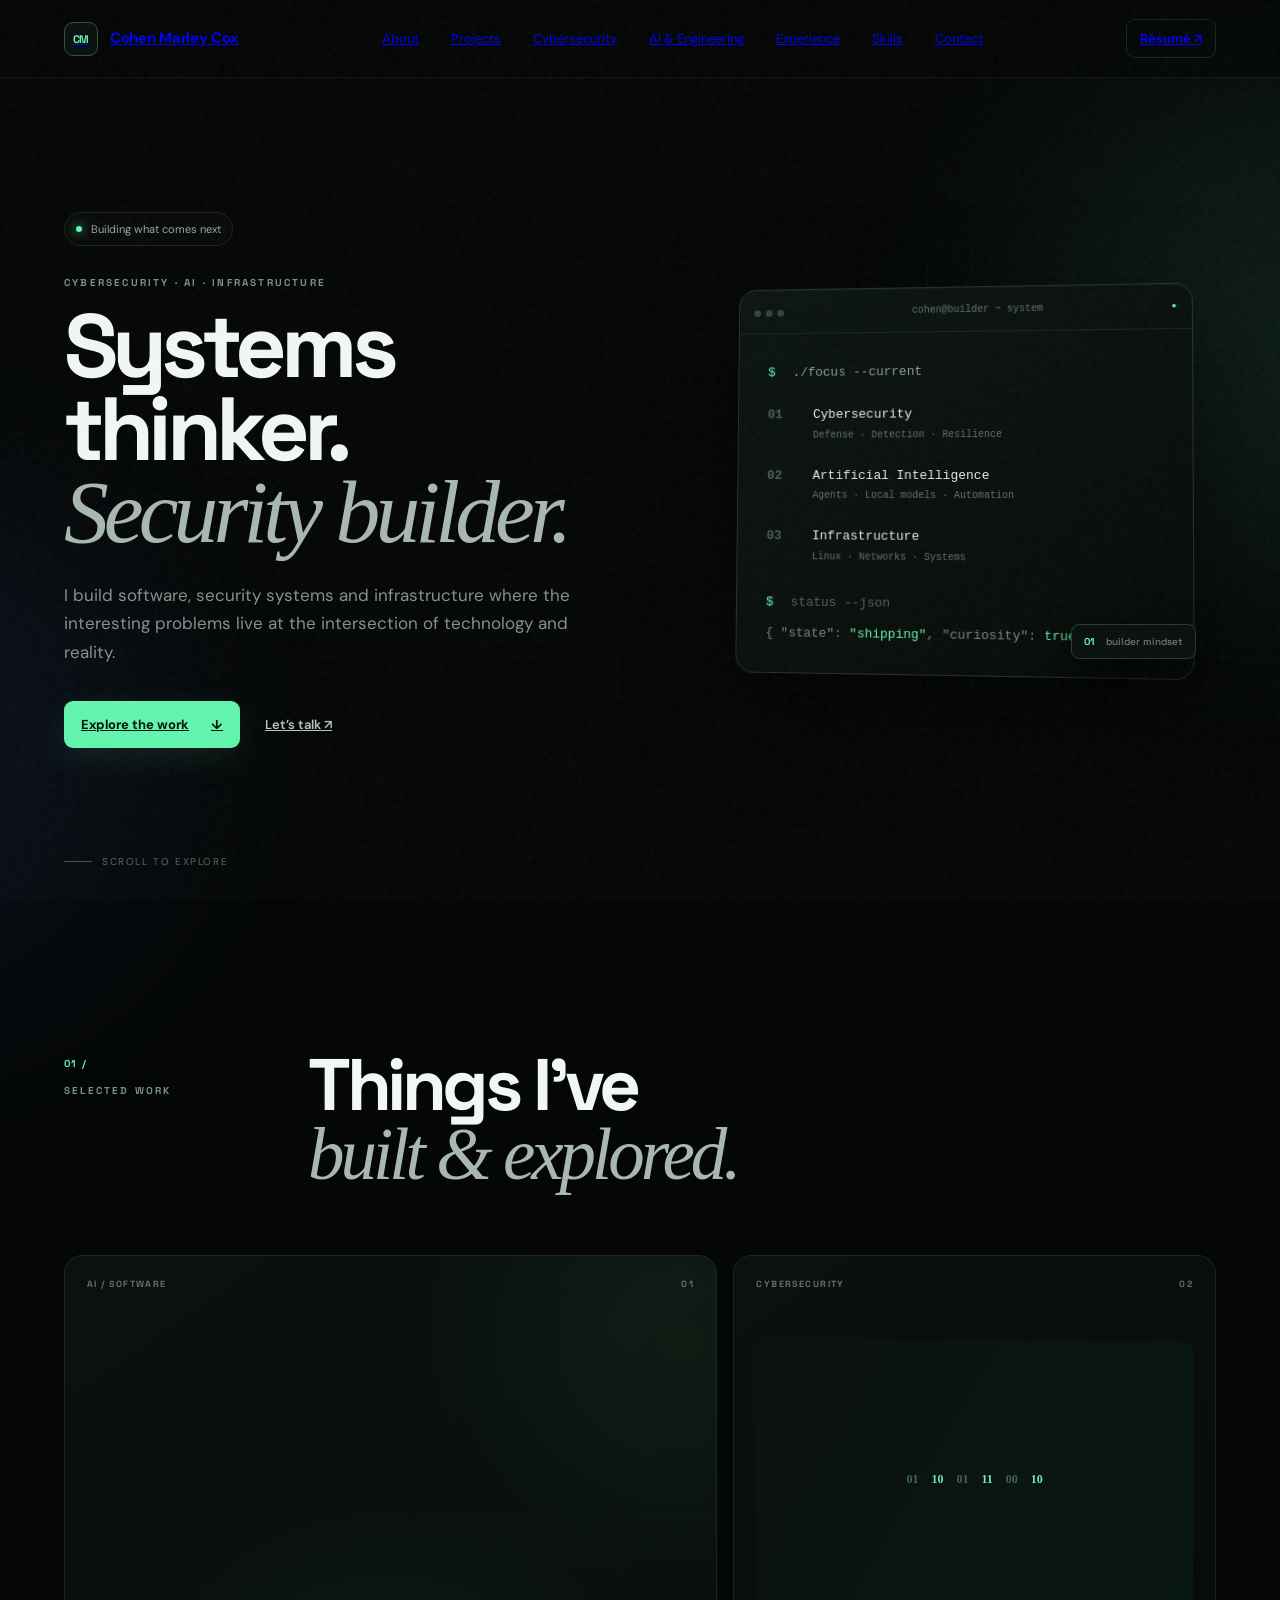
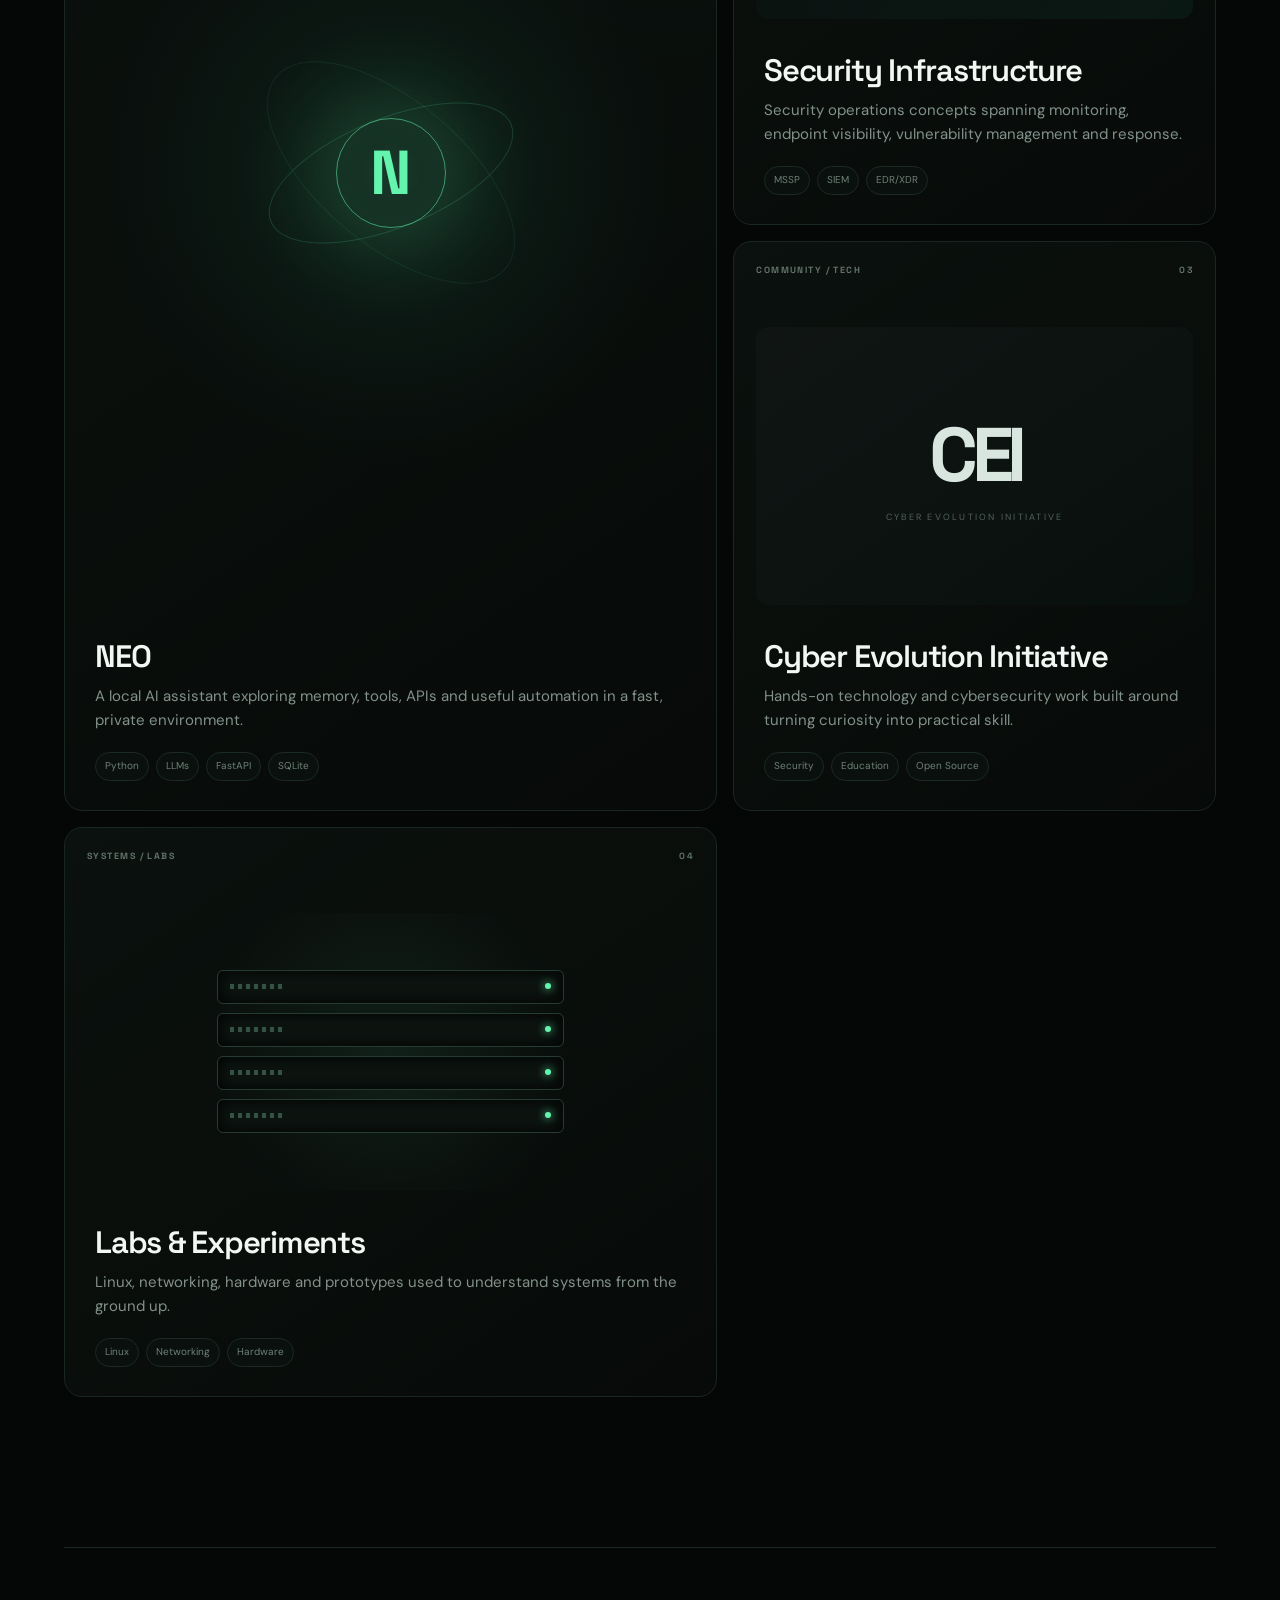
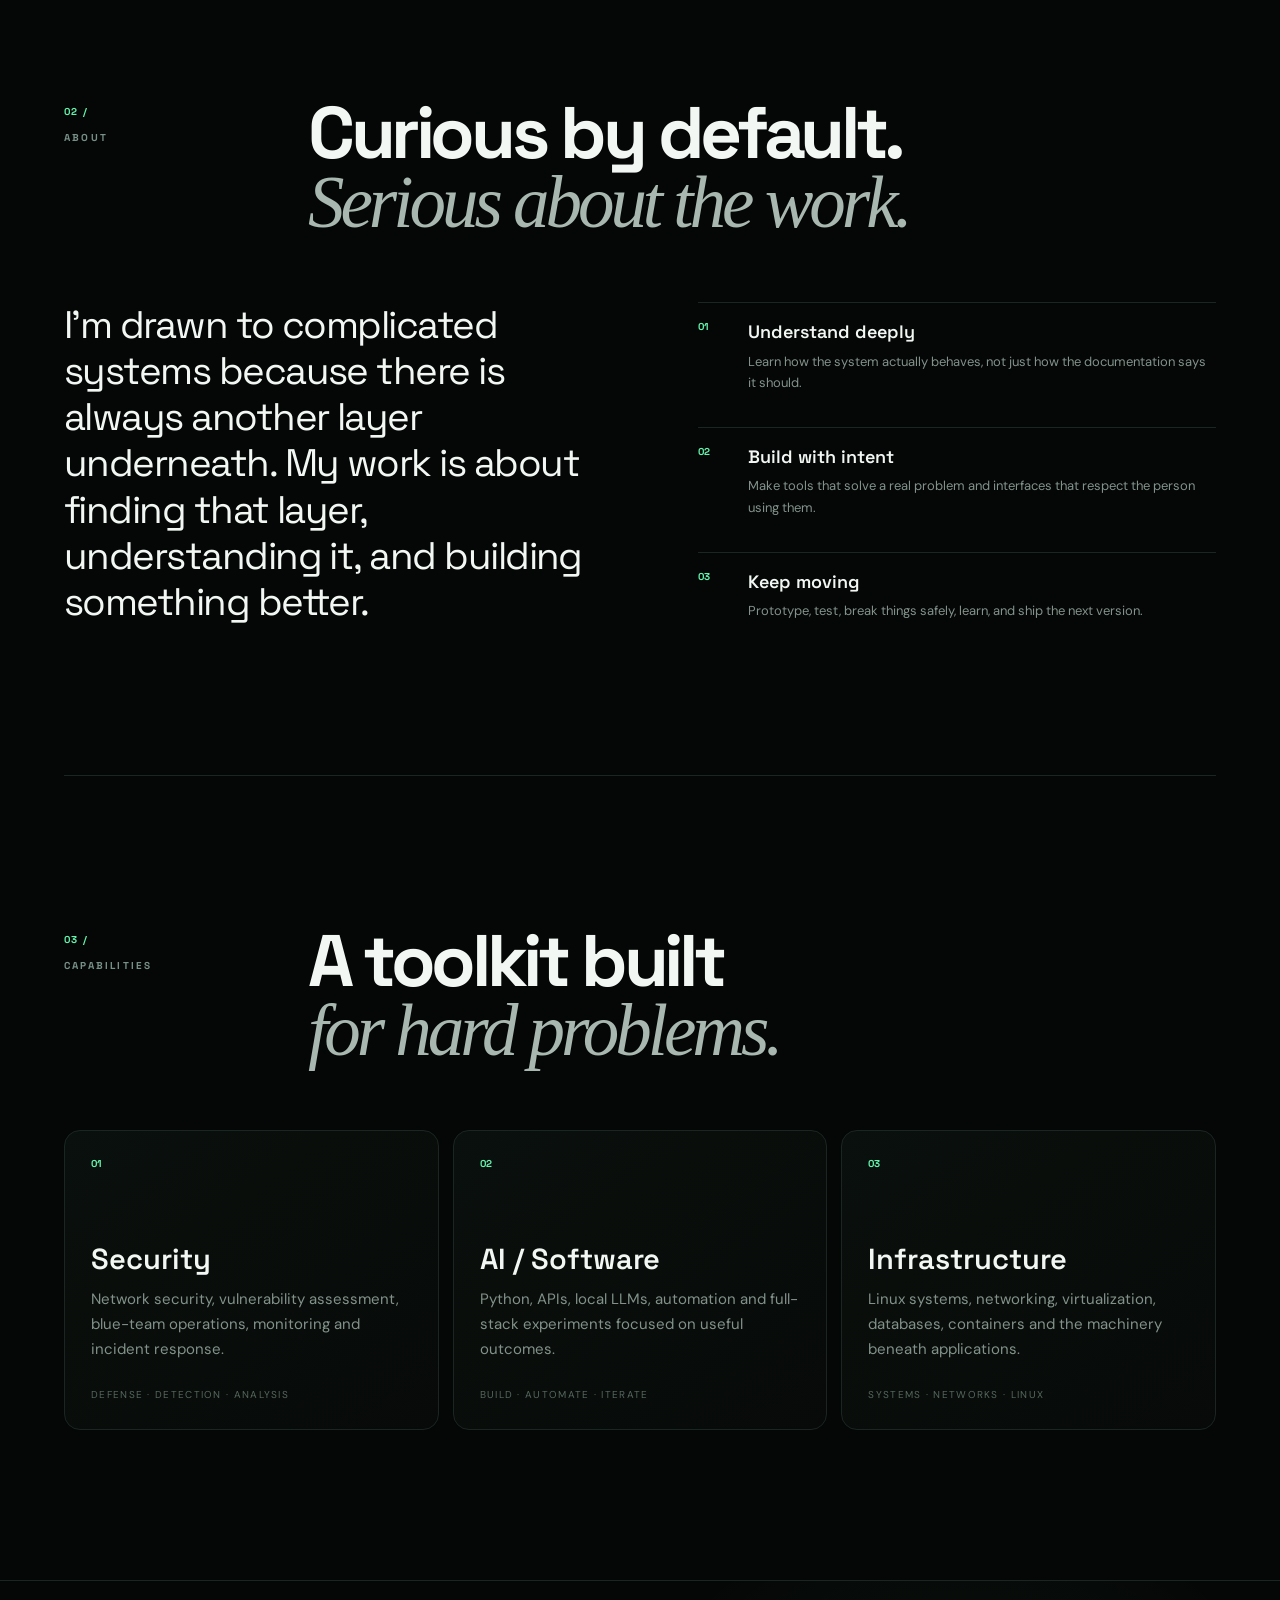
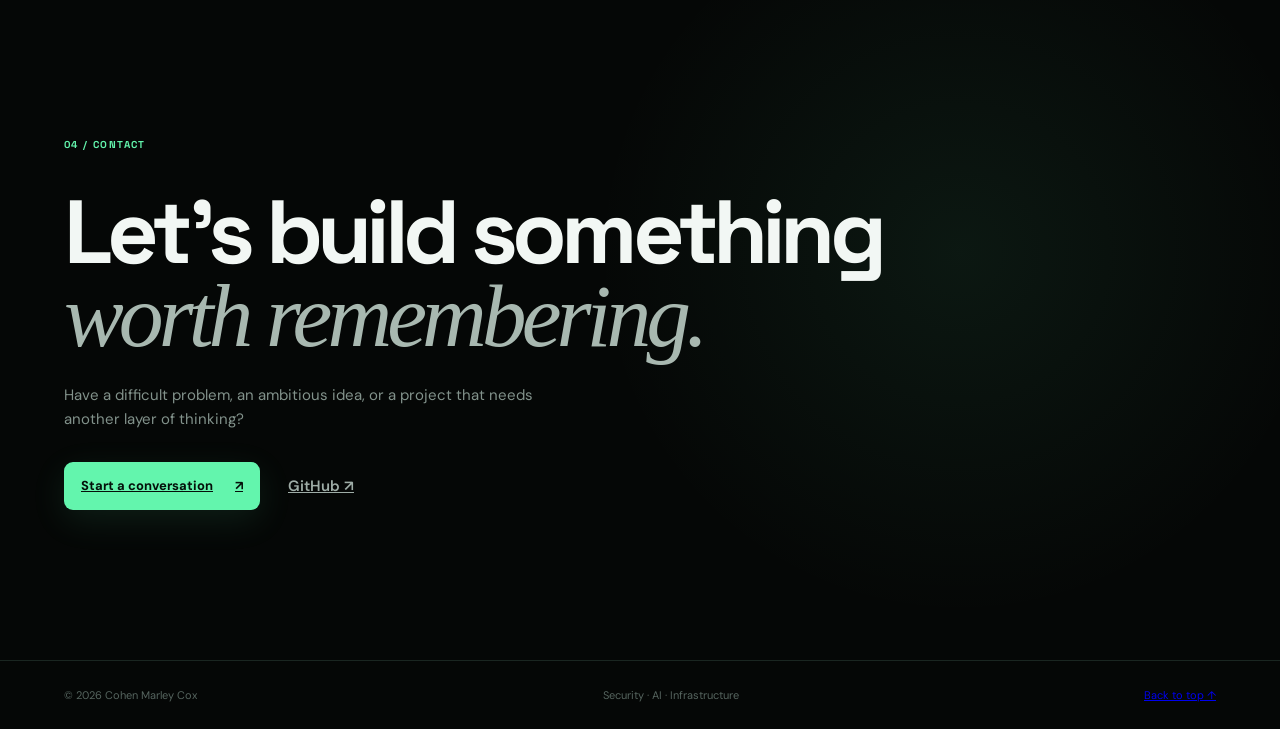
<file: index.html>
<!doctype html>
<html lang="en">
<head>
<meta charset="utf-8">
<meta name="viewport" content="width=device-width,initial-scale=1">
<meta name="description" content="Cohen Marley Cox — cybersecurity, AI, software and infrastructure.">
<meta name="theme-color" content="#050706">
<title>Cohen Marley Cox — Security, AI & Infrastructure</title>
<link rel="preconnect" href="https://fonts.googleapis.com">
<link rel="preconnect" href="https://fonts.gstatic.com" crossorigin>
<link href="https://fonts.googleapis.com/css2?family=DM+Sans:wght@400;500;600;700&family=Space+Grotesk:wght@500;600;700&display=swap" rel="stylesheet">
<link rel="stylesheet" href="styles.css">
</head>
<body>
<div class="noise"></div>
<div class="orb orb-a"></div><div class="orb orb-b"></div>
<header class="site-header">
  <a class="brand" href="#top"><span class="brand-symbol">CM</span><span>Cohen Marley Cox</span></a>
  <nav class="nav" aria-label="Primary">
    <nav class="nav"><a href="about.html">About</a><a href="projects.html">Projects</a><a href="cybersecurity.html">Cybersecurity</a><a href="ai.html">AI & Engineering</a><a href="experience.html">Experience</a><a href="skills.html">Skills</a><a href="contact.html">Contact</a></nav>
  </nav>
  <div class="header-actions"><a class="header-cta" href="resume.pdf">Résumé <span>↗</span></a><button class="menu-toggle" aria-label="Open menu" aria-expanded="false">☰</button></div>
</header>

<main id="top">
<section class="hero">
  <div class="hero-inner">
    <div class="hero-copy reveal">
      <div class="status"><span class="status-dot"></span> Building what comes next</div>
      <p class="kicker">CYBERSECURITY · AI · INFRASTRUCTURE</p>
      <h1>Systems thinker.<br><em>Security builder.</em></h1>
      <p class="hero-text">I build software, security systems and infrastructure where the interesting problems live at the intersection of technology and reality.</p>
      <div class="hero-buttons"><a class="btn btn-primary" href="projects.html">Explore the work <span>↓</span></a><a class="text-link" href="#contact">Let’s talk <span>↗</span></a></div>
    </div>
    <div class="hero-visual reveal">
      <div class="grid-lines"></div>
      <div class="command-card">
        <div class="command-bar"><span><i></i><i></i><i></i></span><small>cohen@builder ~ system</small><b>●</b></div>
        <div class="command-body">
          <div class="command-line"><span>$</span> ./focus --current</div>
          <div class="focus-item"><strong>01</strong><div><b>Cybersecurity</b><small>Defense · Detection · Resilience</small></div></div>
          <div class="focus-item"><strong>02</strong><div><b>Artificial Intelligence</b><small>Agents · Local models · Automation</small></div></div>
          <div class="focus-item"><strong>03</strong><div><b>Infrastructure</b><small>Linux · Networks · Systems</small></div></div>
          <div class="command-line dim"><span>$</span> status --json</div>
          <div class="status-json">{ "state": <em>"shipping"</em>, "curiosity": <em>true</em> }</div>
        </div>
      </div>
      <div class="floating-badge">01 <span>builder mindset</span></div>
    </div>
  </div>
  <div class="scroll-cue"><span></span> Scroll to explore</div>
</section>

<section id="work" class="section">
  <div class="section-top"><div><span class="section-number">01 /</span><p class="kicker">SELECTED WORK</p></div><h2>Things I’ve<br><em>built & explored.</em></h2></div>
  <div class="work-grid">
    <article class="work-card work-large">
      <div class="card-glow"></div><div class="card-head"><span>AI / SOFTWARE</span><span>01</span></div>
      <div class="card-art neo-art"><div class="neo-core">N</div><div class="orbit orbit-1"></div><div class="orbit orbit-2"></div></div>
      <div class="card-content"><h3>NEO</h3><p>A local AI assistant exploring memory, tools, APIs and useful automation in a fast, private environment.</p><div class="chips"><span>Python</span><span>LLMs</span><span>FastAPI</span><span>SQLite</span></div></div>
    </article>
    <article class="work-card">
      <div class="card-head"><span>CYBERSECURITY</span><span>02</span></div>
      <div class="card-art security-art"><span>01</span><span>10</span><span>01</span><span>11</span><span>00</span><span>10</span></div>
      <div class="card-content"><h3>Security Infrastructure</h3><p>Security operations concepts spanning monitoring, endpoint visibility, vulnerability management and response.</p><div class="chips"><span>MSSP</span><span>SIEM</span><span>EDR/XDR</span></div></div>
    </article>
    <article class="work-card">
      <div class="card-head"><span>COMMUNITY / TECH</span><span>03</span></div>
      <div class="card-art cei-art"><b>CEI</b><span>CYBER EVOLUTION INITIATIVE</span></div>
      <div class="card-content"><h3>Cyber Evolution Initiative</h3><p>Hands-on technology and cybersecurity work built around turning curiosity into practical skill.</p><div class="chips"><span>Security</span><span>Education</span><span>Open Source</span></div></div>
    </article>
    <article class="work-card">
      <div class="card-head"><span>SYSTEMS / LABS</span><span>04</span></div>
      <div class="card-art lab-art"><div class="server s1"></div><div class="server s2"></div><div class="server s3"></div><div class="server s4"></div></div>
      <div class="card-content"><h3>Labs & Experiments</h3><p>Linux, networking, hardware and prototypes used to understand systems from the ground up.</p><div class="chips"><span>Linux</span><span>Networking</span><span>Hardware</span></div></div></div>
    </article>
  </div>
</section>

<section id="about" class="section about-section">
  <div class="section-top"><div><span class="section-number">02 /</span><p class="kicker">ABOUT</p></div><h2>Curious by default.<br><em>Serious about the work.</em></h2></div>
  <div class="about-layout">
    <p class="about-statement">I’m drawn to complicated systems because there is always another layer underneath. My work is about finding that layer, understanding it, and building something better.</p>
    <div class="principles">
      <div><span>01</span><b>Understand deeply</b><p>Learn how the system actually behaves, not just how the documentation says it should.</p></div>
      <div><span>02</span><b>Build with intent</b><p>Make tools that solve a real problem and interfaces that respect the person using them.</p></div>
      <div><span>03</span><b>Keep moving</b><p>Prototype, test, break things safely, learn, and ship the next version.</p></div>
    </div>
  </div>
</section>

<section id="capabilities" class="section capabilities">
  <div class="section-top"><div><span class="section-number">03 /</span><p class="kicker">CAPABILITIES</p></div><h2>A toolkit built<br><em>for hard problems.</em></h2></div>
  <div class="cap-grid">
    <div class="cap"><span>01</span><h3>Security</h3><p>Network security, vulnerability assessment, blue-team operations, monitoring and incident response.</p><div>Defense · Detection · Analysis</div></div>
    <div class="cap"><span>02</span><h3>AI / Software</h3><p>Python, APIs, local LLMs, automation and full-stack experiments focused on useful outcomes.</p><div>Build · Automate · Iterate</div></div>
    <div class="cap"><span>03</span><h3>Infrastructure</h3><p>Linux systems, networking, virtualization, databases, containers and the machinery beneath applications.</p><div>Systems · Networks · Linux</div></div>
  </div>
</section>

<section id="contact" class="contact-section">
  <div class="contact-inner">
    <span class="section-number">04 / CONTACT</span>
    <h2>Let’s build something<br><em>worth remembering.</em></h2>
    <p>Have a difficult problem, an ambitious idea, or a project that needs another layer of thinking?</p>
    <div class="contact-actions"><a class="btn btn-primary" href="mailto:cohencox25@gmail.com">Start a conversation <span>↗</span></a><a class="contact-github" href="https://github.com/CCRT2" target="_blank" rel="noopener">GitHub ↗</a></div>
  </div>
</section>
</main>
<footer><span>© <span id="year"></span> Cohen Marley Cox</span><span>Security · AI · Infrastructure</span><a href="#top">Back to top ↑</a></footer>
<script src="script.js"></script>
</body></html>
</file>
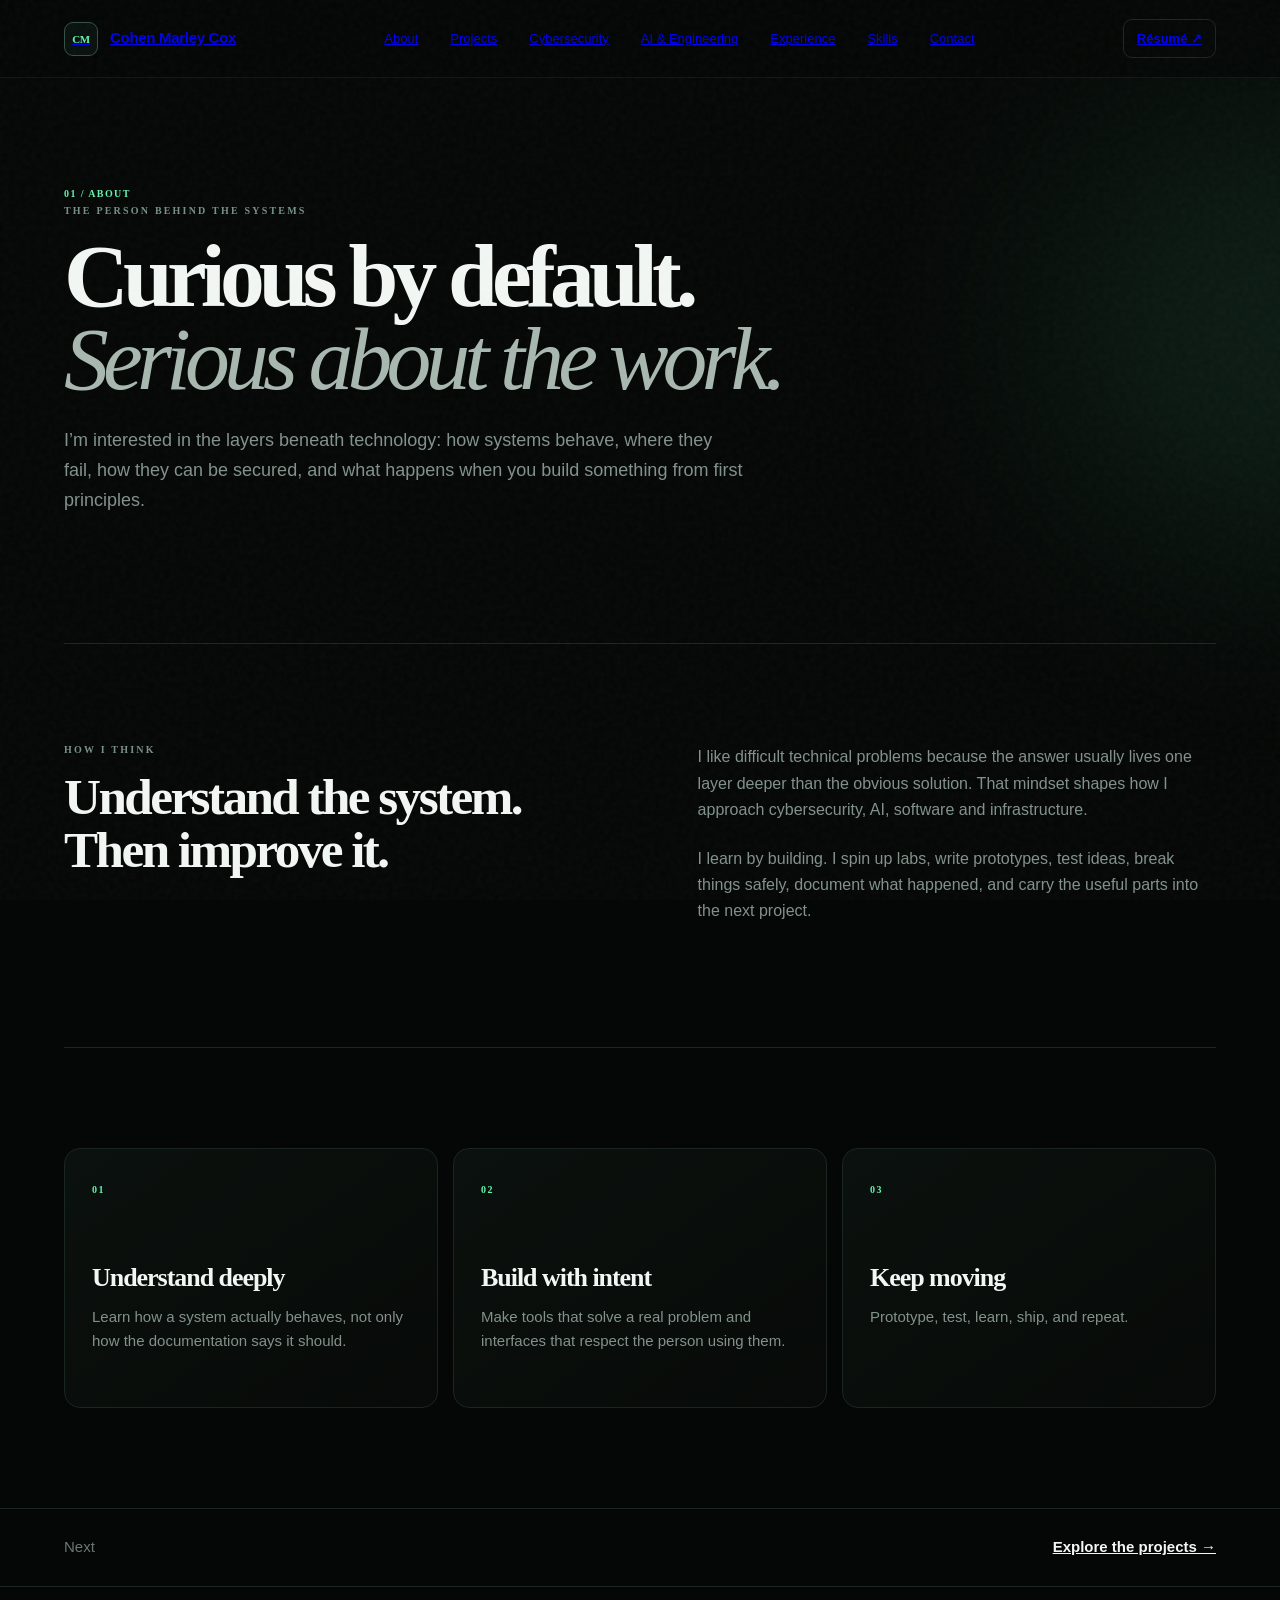
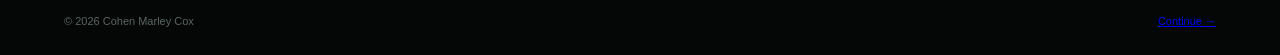
<file: about.html>
<!doctype html><html lang="en"><head><meta charset="utf-8"><meta name="viewport" content="width=device-width,initial-scale=1"><meta name="theme-color" content="#050706"><title>About — Cohen Marley Cox</title><link rel="stylesheet" href="styles.css"></head><body><div class="noise"></div><div class="orb orb-a"></div><header class="site-header"><a class="brand" href="index.html"><span class="brand-symbol">CM</span><span>Cohen Marley Cox</span></a><nav class="nav"><a href="about.html">About</a><a href="projects.html">Projects</a><a href="cybersecurity.html">Cybersecurity</a><a href="ai.html">AI & Engineering</a><a href="experience.html">Experience</a><a href="skills.html">Skills</a><a href="contact.html">Contact</a></nav><div class="header-actions"><a class="header-cta" href="resume.pdf">Résumé ↗</a><button class="menu-toggle" aria-label="Open menu" aria-expanded="false">☰</button></div></header><main><section class="page-hero"><span class="section-number">01 / ABOUT</span><p class="kicker">THE PERSON BEHIND THE SYSTEMS</p><h1>Curious by default.<br><em>Serious about the work.</em></h1><p class="lead">I’m interested in the layers beneath technology: how systems behave, where they fail, how they can be secured, and what happens when you build something from first principles.</p></section><section class="content-section split"><div><p class="kicker">HOW I THINK</p><h2>Understand the system.<br>Then improve it.</h2></div><div class="prose"><p>I like difficult technical problems because the answer usually lives one layer deeper than the obvious solution. That mindset shapes how I approach cybersecurity, AI, software and infrastructure.</p><p>I learn by building. I spin up labs, write prototypes, test ideas, break things safely, document what happened, and carry the useful parts into the next project.</p></div></section><section class="content-section"><div class="principles-grid"><div><span>01</span><h3>Understand deeply</h3><p>Learn how a system actually behaves, not only how the documentation says it should.</p></div><div><span>02</span><h3>Build with intent</h3><p>Make tools that solve a real problem and interfaces that respect the person using them.</p></div><div><span>03</span><h3>Keep moving</h3><p>Prototype, test, learn, ship, and repeat.</p></div></div></section><section class="cta-strip"><span>Next</span><a href="projects.html">Explore the projects →</a></section></main><footer><span>© <span id="year"></span> Cohen Marley Cox</span><a href="projects.html">Continue →</a></footer><script src="script.js"></script></body></html>
</file>
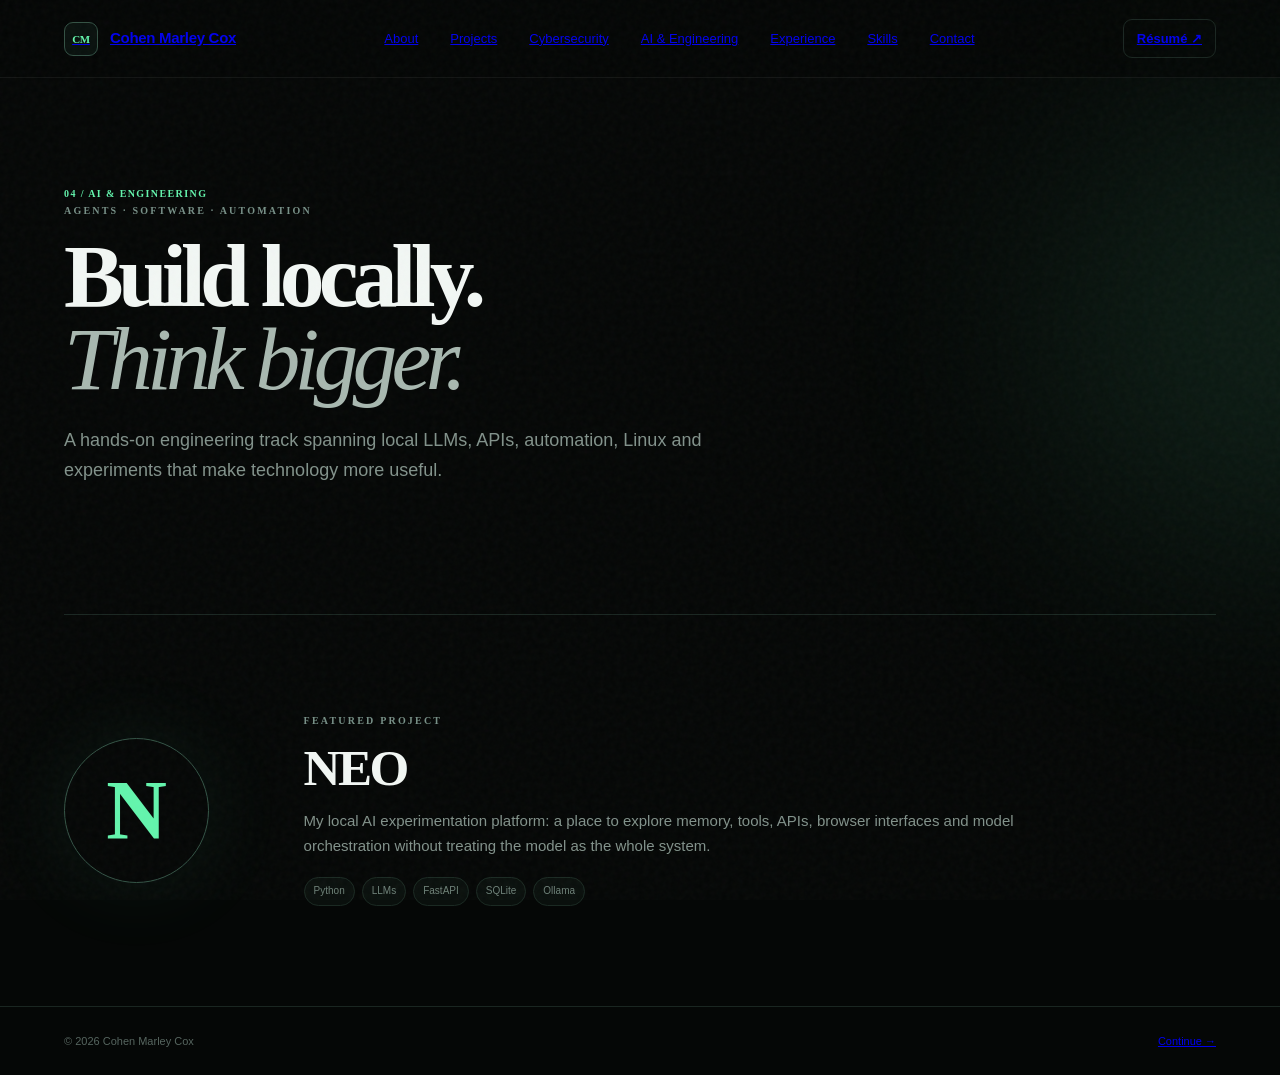
<file: ai.html>
<!doctype html><html lang="en"><head><meta charset="utf-8"><meta name="viewport" content="width=device-width,initial-scale=1"><meta name="theme-color" content="#050706"><title>AI & Engineering — Cohen Marley Cox</title><link rel="stylesheet" href="styles.css"></head><body><div class="noise"></div><div class="orb orb-a"></div><header class="site-header"><a class="brand" href="index.html"><span class="brand-symbol">CM</span><span>Cohen Marley Cox</span></a><nav class="nav"><a href="about.html">About</a><a href="projects.html">Projects</a><a href="cybersecurity.html">Cybersecurity</a><a href="ai.html">AI & Engineering</a><a href="experience.html">Experience</a><a href="skills.html">Skills</a><a href="contact.html">Contact</a></nav><div class="header-actions"><a class="header-cta" href="resume.pdf">Résumé ↗</a><button class="menu-toggle" aria-label="Open menu" aria-expanded="false">☰</button></div></header><main><section class="page-hero"><span class="section-number">04 / AI & ENGINEERING</span><p class="kicker">AGENTS · SOFTWARE · AUTOMATION</p><h1>Build locally.<br><em>Think bigger.</em></h1><p class="lead">A hands-on engineering track spanning local LLMs, APIs, automation, Linux and experiments that make technology more useful.</p></section><section class="content-section feature-panel"><div class="feature-mark">N</div><div><p class="kicker">FEATURED PROJECT</p><h2>NEO</h2><p>My local AI experimentation platform: a place to explore memory, tools, APIs, browser interfaces and model orchestration without treating the model as the whole system.</p><div class="chips"><span>Python</span><span>LLMs</span><span>FastAPI</span><span>SQLite</span><span>Ollama</span></div></div></section></main><footer><span>© <span id="year"></span> Cohen Marley Cox</span><a href="projects.html">Continue →</a></footer><script src="script.js"></script></body></html>
</file>
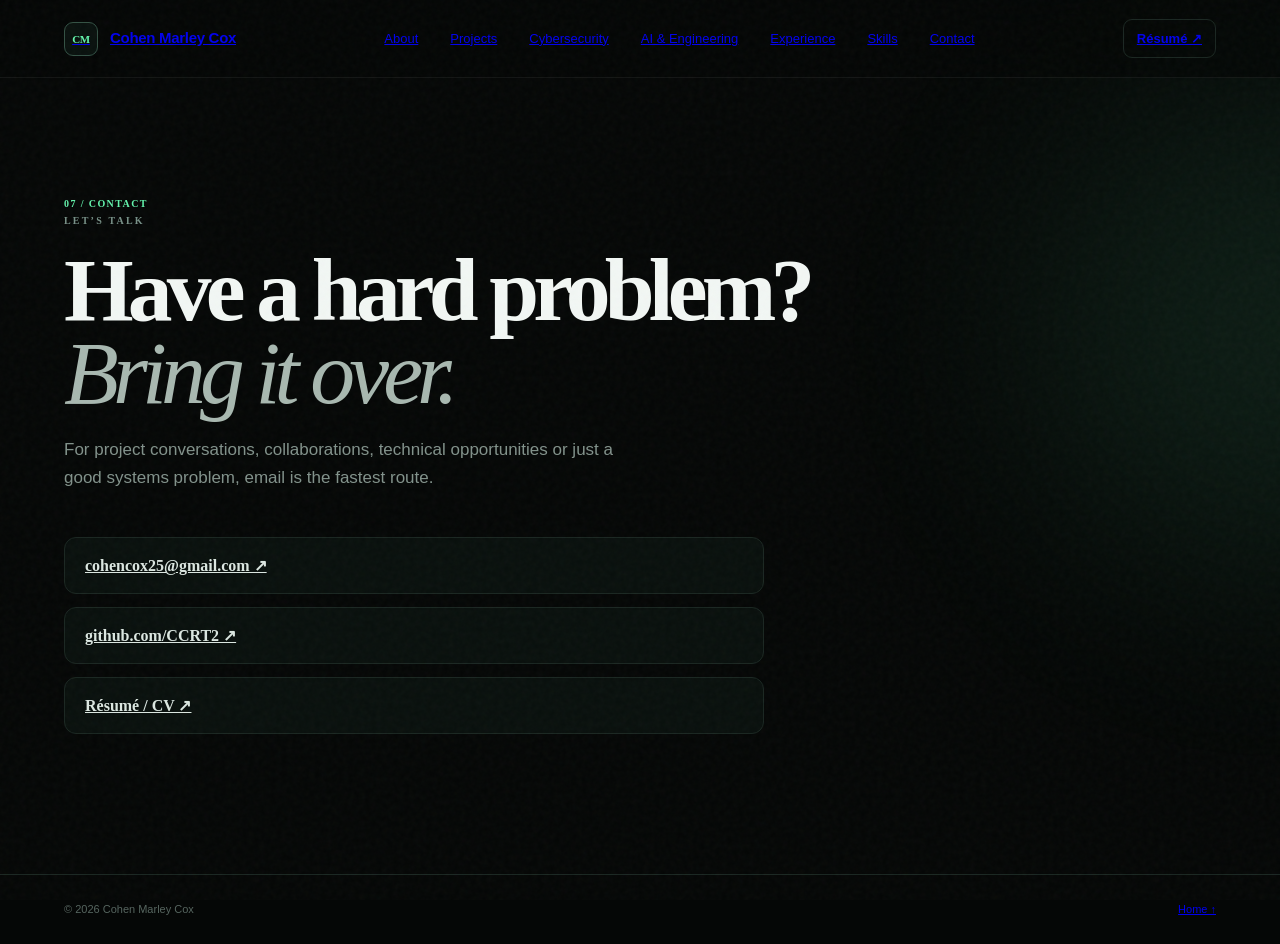
<file: contact.html>
<!doctype html><html lang="en"><head><meta charset="utf-8"><meta name="viewport" content="width=device-width,initial-scale=1"><meta name="theme-color" content="#050706"><title>Contact — Cohen Marley Cox</title><link rel="stylesheet" href="styles.css"></head><body><div class="noise"></div><div class="orb orb-a"></div><header class="site-header"><a class="brand" href="index.html"><span class="brand-symbol">CM</span><span>Cohen Marley Cox</span></a><nav class="nav"><a href="about.html">About</a><a href="projects.html">Projects</a><a href="cybersecurity.html">Cybersecurity</a><a href="ai.html">AI & Engineering</a><a href="experience.html">Experience</a><a href="skills.html">Skills</a><a href="contact.html">Contact</a></nav><div class="header-actions"><a class="header-cta" href="resume.pdf">Résumé ↗</a><button class="menu-toggle" aria-label="Open menu" aria-expanded="false">☰</button></div></header><main><section class="contact-page"><span class="section-number">07 / CONTACT</span><p class="kicker">LET’S TALK</p><h1>Have a hard problem?<br><em>Bring it over.</em></h1><p>For project conversations, collaborations, technical opportunities or just a good systems problem, email is the fastest route.</p><div class="contact-box"><a href="mailto:cohencox25@gmail.com">cohencox25@gmail.com ↗</a><a href="https://github.com/CCRT2" target="_blank" rel="noopener">github.com/CCRT2 ↗</a><a href="resume.pdf">Résumé / CV ↗</a></div></section></main><footer><span>© <span id="year"></span> Cohen Marley Cox</span><a href="index.html">Home ↑</a></footer><script src="script.js"></script></body></html>
</file>
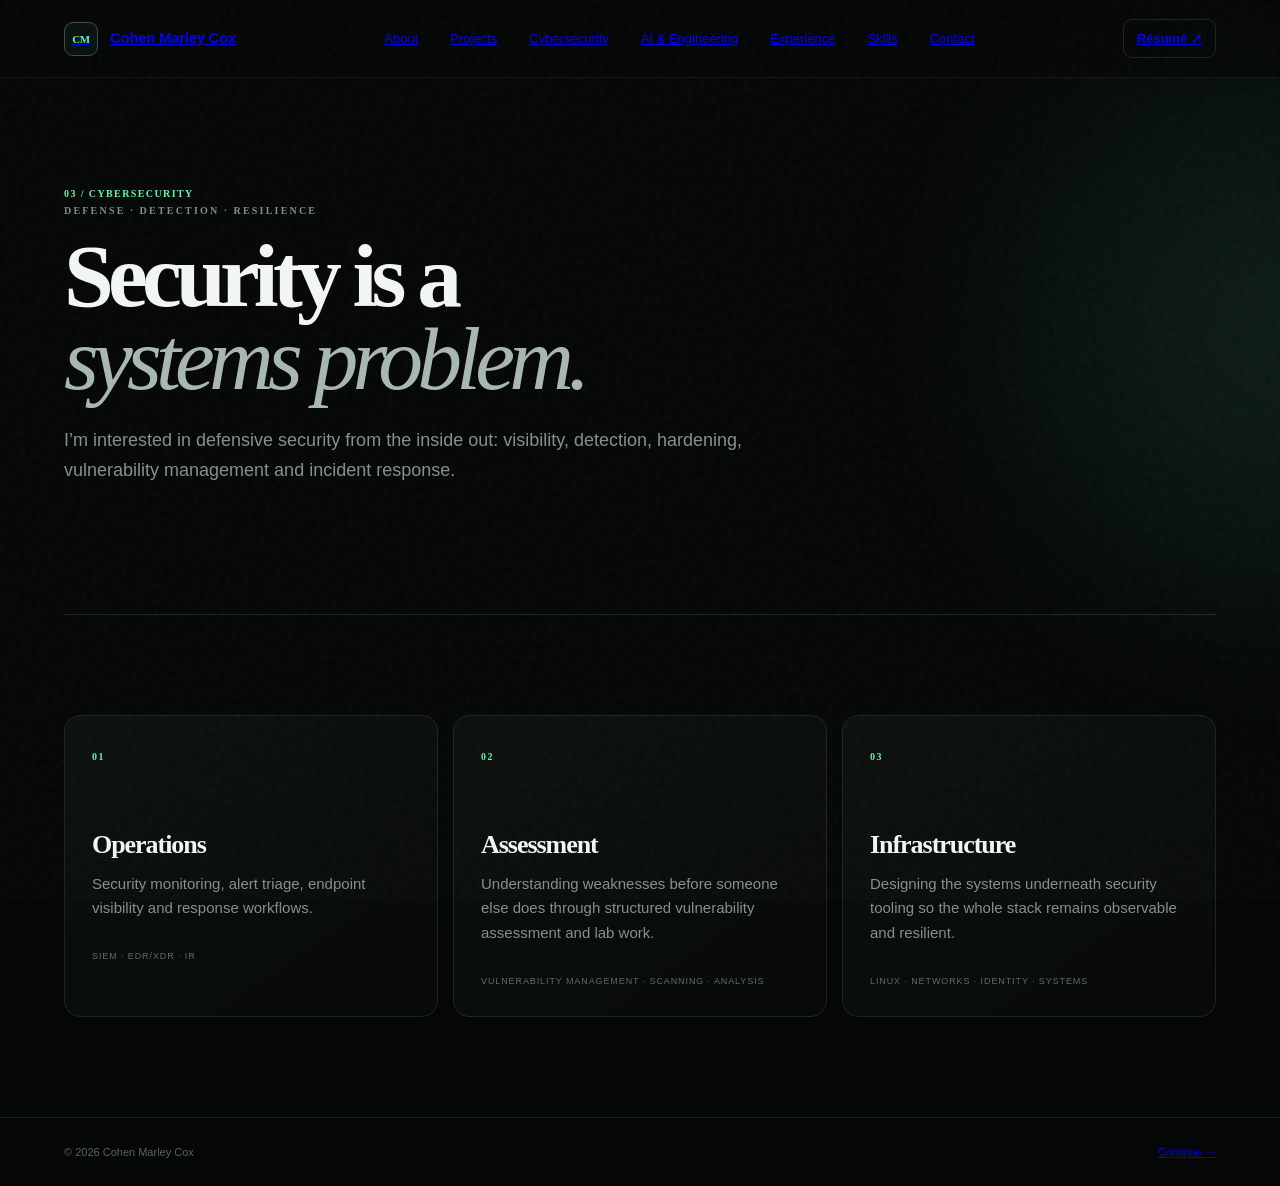
<file: cybersecurity.html>
<!doctype html><html lang="en"><head><meta charset="utf-8"><meta name="viewport" content="width=device-width,initial-scale=1"><meta name="theme-color" content="#050706"><title>Cybersecurity — Cohen Marley Cox</title><link rel="stylesheet" href="styles.css"></head><body><div class="noise"></div><div class="orb orb-a"></div><header class="site-header"><a class="brand" href="index.html"><span class="brand-symbol">CM</span><span>Cohen Marley Cox</span></a><nav class="nav"><a href="about.html">About</a><a href="projects.html">Projects</a><a href="cybersecurity.html">Cybersecurity</a><a href="ai.html">AI & Engineering</a><a href="experience.html">Experience</a><a href="skills.html">Skills</a><a href="contact.html">Contact</a></nav><div class="header-actions"><a class="header-cta" href="resume.pdf">Résumé ↗</a><button class="menu-toggle" aria-label="Open menu" aria-expanded="false">☰</button></div></header><main><section class="page-hero"><span class="section-number">03 / CYBERSECURITY</span><p class="kicker">DEFENSE · DETECTION · RESILIENCE</p><h1>Security is a<br><em>systems problem.</em></h1><p class="lead">I’m interested in defensive security from the inside out: visibility, detection, hardening, vulnerability management and incident response.</p></section><section class="content-section"><div class="cap-detail-grid"><div class="detail-card"><span>01</span><h2>Operations</h2><p>Security monitoring, alert triage, endpoint visibility and response workflows.</p><small>SIEM · EDR/XDR · IR</small></div><div class="detail-card"><span>02</span><h2>Assessment</h2><p>Understanding weaknesses before someone else does through structured vulnerability assessment and lab work.</p><small>Vulnerability Management · Scanning · Analysis</small></div><div class="detail-card"><span>03</span><h2>Infrastructure</h2><p>Designing the systems underneath security tooling so the whole stack remains observable and resilient.</p><small>Linux · Networks · Identity · Systems</small></div></div></section></main><footer><span>© <span id="year"></span> Cohen Marley Cox</span><a href="projects.html">Continue →</a></footer><script src="script.js"></script></body></html>
</file>
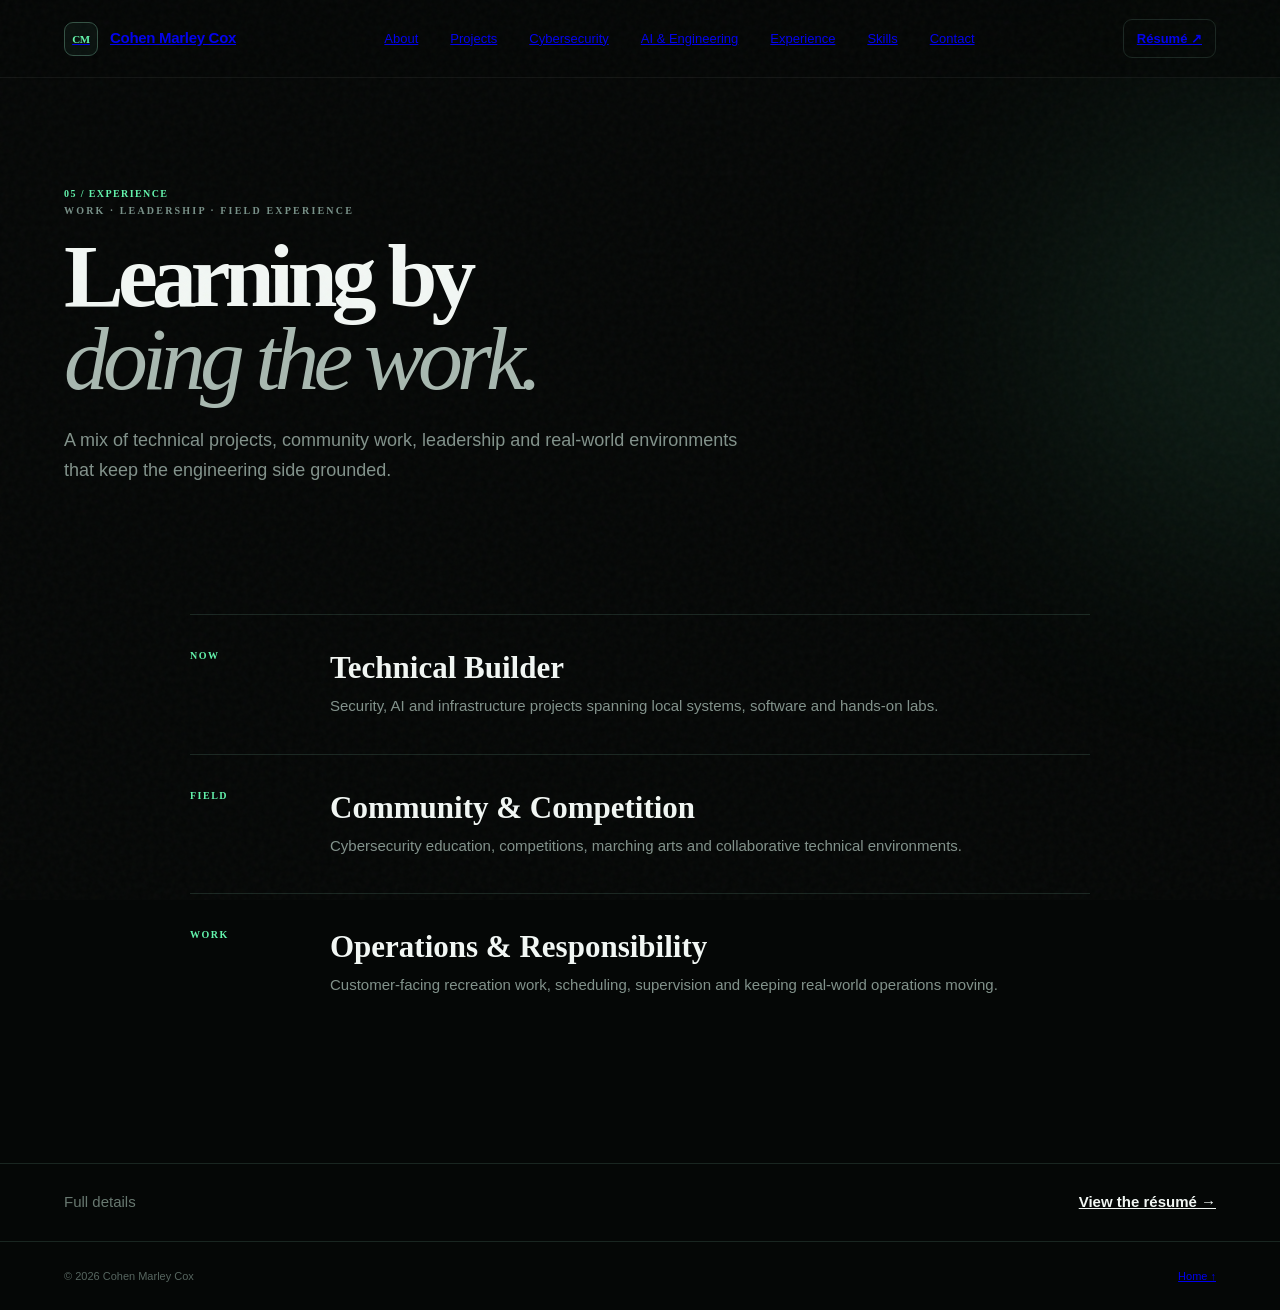
<file: experience.html>
<!doctype html><html lang="en"><head><meta charset="utf-8"><meta name="viewport" content="width=device-width,initial-scale=1"><meta name="theme-color" content="#050706"><title>Experience — Cohen Marley Cox</title><link rel="stylesheet" href="styles.css"></head><body><div class="noise"></div><div class="orb orb-a"></div><header class="site-header"><a class="brand" href="index.html"><span class="brand-symbol">CM</span><span>Cohen Marley Cox</span></a><nav class="nav"><a href="about.html">About</a><a href="projects.html">Projects</a><a href="cybersecurity.html">Cybersecurity</a><a href="ai.html">AI & Engineering</a><a href="experience.html">Experience</a><a href="skills.html">Skills</a><a href="contact.html">Contact</a></nav><div class="header-actions"><a class="header-cta" href="resume.pdf">Résumé ↗</a><button class="menu-toggle" aria-label="Open menu" aria-expanded="false">☰</button></div></header><main><section class="page-hero"><span class="section-number">05 / EXPERIENCE</span><p class="kicker">WORK · LEADERSHIP · FIELD EXPERIENCE</p><h1>Learning by<br><em>doing the work.</em></h1><p class="lead">A mix of technical projects, community work, leadership and real-world environments that keep the engineering side grounded.</p></section><section class="timeline"><div class="timeline-item"><span>NOW</span><div><h2>Technical Builder</h2><p>Security, AI and infrastructure projects spanning local systems, software and hands-on labs.</p></div></div><div class="timeline-item"><span>FIELD</span><div><h2>Community & Competition</h2><p>Cybersecurity education, competitions, marching arts and collaborative technical environments.</p></div></div><div class="timeline-item"><span>WORK</span><div><h2>Operations & Responsibility</h2><p>Customer-facing recreation work, scheduling, supervision and keeping real-world operations moving.</p></div></div></section><section class="cta-strip"><span>Full details</span><a href="resume.pdf">View the résumé →</a></section></main><footer><span>© <span id="year"></span> Cohen Marley Cox</span><a href="index.html">Home ↑</a></footer><script src="script.js"></script></body></html>
</file>
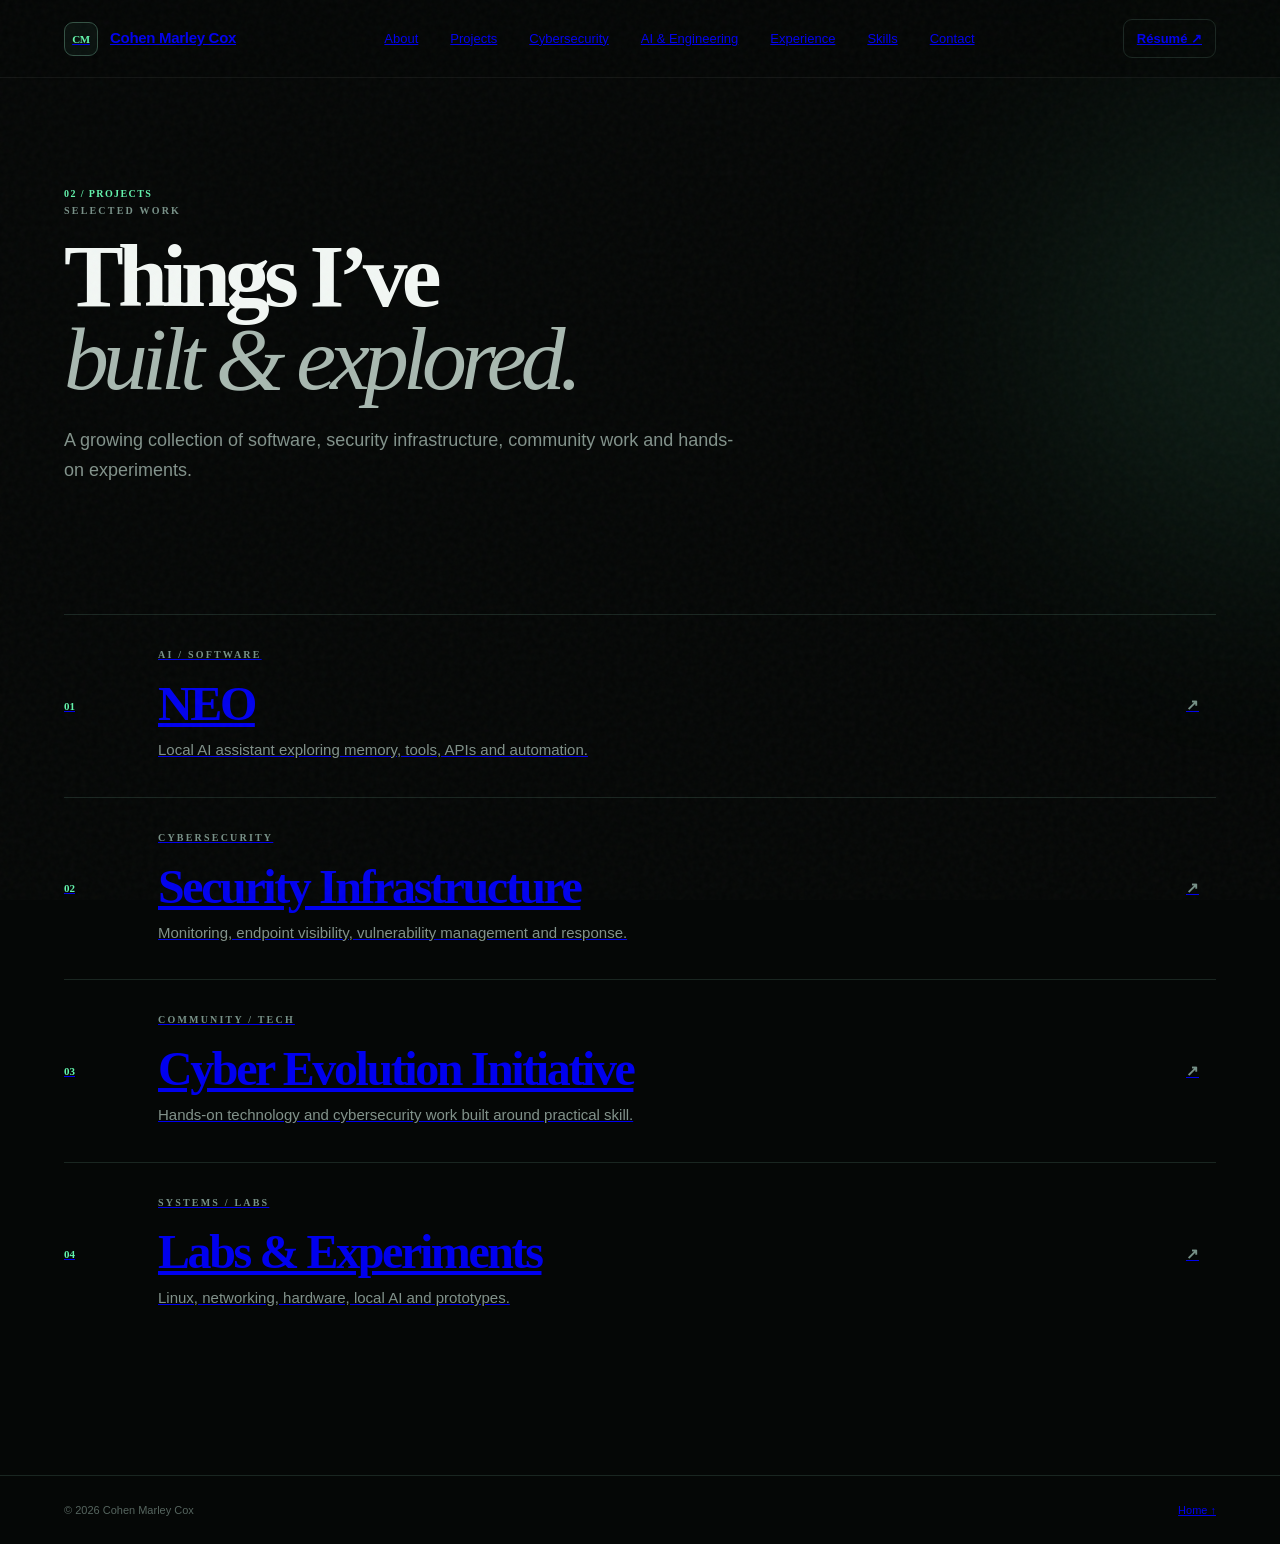
<file: projects.html>
<!doctype html><html lang="en"><head><meta charset="utf-8"><meta name="viewport" content="width=device-width,initial-scale=1"><meta name="theme-color" content="#050706"><title>Projects — Cohen Marley Cox</title><link rel="stylesheet" href="styles.css"></head><body><div class="noise"></div><div class="orb orb-a"></div><header class="site-header"><a class="brand" href="index.html"><span class="brand-symbol">CM</span><span>Cohen Marley Cox</span></a><nav class="nav"><a href="about.html">About</a><a href="projects.html">Projects</a><a href="cybersecurity.html">Cybersecurity</a><a href="ai.html">AI & Engineering</a><a href="experience.html">Experience</a><a href="skills.html">Skills</a><a href="contact.html">Contact</a></nav><div class="header-actions"><a class="header-cta" href="resume.pdf">Résumé ↗</a><button class="menu-toggle" aria-label="Open menu" aria-expanded="false">☰</button></div></header><main><section class="page-hero"><span class="section-number">02 / PROJECTS</span><p class="kicker">SELECTED WORK</p><h1>Things I’ve<br><em>built & explored.</em></h1><p class="lead">A growing collection of software, security infrastructure, community work and hands-on experiments.</p></section><section class="project-list"><a class="project-row" href="projects/neo.html"><span>01</span><div><p class="kicker">AI / SOFTWARE</p><h2>NEO</h2><p>Local AI assistant exploring memory, tools, APIs and automation.</p></div><b>↗</b></a><a class="project-row" href="cybersecurity.html"><span>02</span><div><p class="kicker">CYBERSECURITY</p><h2>Security Infrastructure</h2><p>Monitoring, endpoint visibility, vulnerability management and response.</p></div><b>↗</b></a><a class="project-row" href="experience.html"><span>03</span><div><p class="kicker">COMMUNITY / TECH</p><h2>Cyber Evolution Initiative</h2><p>Hands-on technology and cybersecurity work built around practical skill.</p></div><b>↗</b></a><a class="project-row" href="ai.html"><span>04</span><div><p class="kicker">SYSTEMS / LABS</p><h2>Labs & Experiments</h2><p>Linux, networking, hardware, local AI and prototypes.</p></div><b>↗</b></a></section></main><footer><span>© <span id="year"></span> Cohen Marley Cox</span><a href="index.html">Home ↑</a></footer><script src="script.js"></script></body></html>
</file>
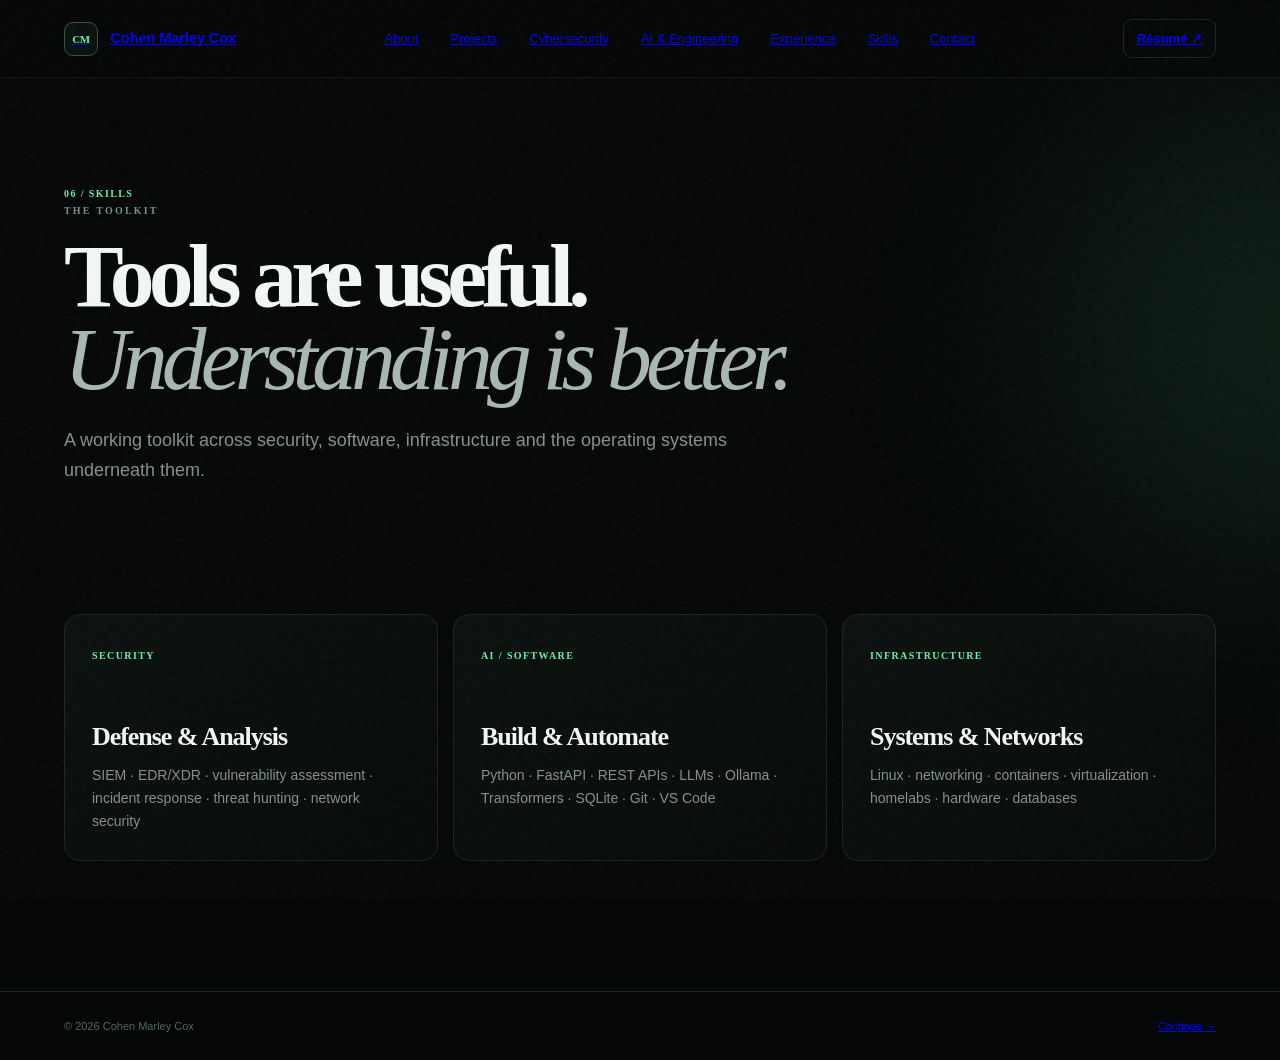
<file: skills.html>
<!doctype html><html lang="en"><head><meta charset="utf-8"><meta name="viewport" content="width=device-width,initial-scale=1"><meta name="theme-color" content="#050706"><title>Skills — Cohen Marley Cox</title><link rel="stylesheet" href="styles.css"></head><body><div class="noise"></div><div class="orb orb-a"></div><header class="site-header"><a class="brand" href="index.html"><span class="brand-symbol">CM</span><span>Cohen Marley Cox</span></a><nav class="nav"><a href="about.html">About</a><a href="projects.html">Projects</a><a href="cybersecurity.html">Cybersecurity</a><a href="ai.html">AI & Engineering</a><a href="experience.html">Experience</a><a href="skills.html">Skills</a><a href="contact.html">Contact</a></nav><div class="header-actions"><a class="header-cta" href="resume.pdf">Résumé ↗</a><button class="menu-toggle" aria-label="Open menu" aria-expanded="false">☰</button></div></header><main><section class="page-hero"><span class="section-number">06 / SKILLS</span><p class="kicker">THE TOOLKIT</p><h1>Tools are useful.<br><em>Understanding is better.</em></h1><p class="lead">A working toolkit across security, software, infrastructure and the operating systems underneath them.</p></section><section class="skill-matrix"><div><span>SECURITY</span><h2>Defense & Analysis</h2><p>SIEM · EDR/XDR · vulnerability assessment · incident response · threat hunting · network security</p></div><div><span>AI / SOFTWARE</span><h2>Build & Automate</h2><p>Python · FastAPI · REST APIs · LLMs · Ollama · Transformers · SQLite · Git · VS Code</p></div><div><span>INFRASTRUCTURE</span><h2>Systems & Networks</h2><p>Linux · networking · containers · virtualization · homelabs · hardware · databases</p></div></section></main><footer><span>© <span id="year"></span> Cohen Marley Cox</span><a href="contact.html">Continue →</a></footer><script src="script.js"></script></body></html>
</file>
<file: styles.css>
:root{--bg:#050706;--panel:#0a0f0d;--panel2:#0d1512;--text:#f2f7f4;--muted:#82928b;--dim:#4e5d57;--line:#1a2621;--accent:#63f5ad;--accent2:#b0ffd5;--serif:Georgia,"Times New Roman",serif}*{box-sizing:border-box}html{scroll-behavior:smooth}body{margin:0;background:var(--bg);color:var(--text);font:15px/1.65 "DM Sans",sans-serif;overflow-x:hidden}.noise{position:fixed;inset:0;z-index:50;pointer-events:none;opacity:.035;background-image:url("data:image/svg+xml,%3Csvg viewBox='0 0 180 180' xmlns='http://www.w3.org/2000/svg'%3E%3Cfilter id='n'%3E%3CfeTurbulence type='fractalNoise' baseFrequency='.9' numOctaves='3' stitchTiles='stitch'/%3E%3C/filter%3E%3Crect width='100%25' height='100%25' filter='url(%23n)'/%3E%3C/svg%3E")}.orb{position:fixed;width:500px;height:500px;border-radius:50%;filter:blur(120px);opacity:.09;pointer-events:none}.orb-a{background:var(--accent);right:-250px;top:80px}.orb-b{background:#4a7cff;left:-350px;top:55%}.site-header{height:78px;position:fixed;top:0;left:0;right:0;z-index:40;display:flex;align-items:center;justify-content:space-between;padding:0 5vw;border-bottom:1px solid rgba(255,255,255,.06);background:rgba(5,7,6,.72);backdrop-filter:blur(20px)}.brand{display:flex;align-items:center;gap:12px;font-weight:700;letter-spacing:-.02em}.brand-symbol{width:34px;height:34px;border:1px solid #335144;border-radius:9px;display:grid;place-items:center;color:var(--accent);font:700 11px "Space Grotesk";background:#09110e}.nav{display:flex;gap:32px;color:var(--muted);font-size:13px}.nav a{transition:.2s}.nav a:hover{color:var(--text)}.header-actions{display:flex;align-items:center;gap:18px}.header-cta{font-size:13px;font-weight:700;padding:8px 13px;border:1px solid var(--line);border-radius:9px}.header-cta:hover{border-color:#426456}.menu-toggle{display:none;background:none;border:0;color:var(--text);font-size:21px}.hero{min-height:100vh;display:flex;align-items:center;padding:130px 5vw 70px;position:relative}.hero-inner{width:min(1220px,100%);margin:auto;display:grid;grid-template-columns:1.03fr .97fr;gap:8vw;align-items:center}.status{display:inline-flex;align-items:center;gap:9px;border:1px solid var(--line);padding:7px 11px;border-radius:999px;color:#9aa9a2;font-size:11px;margin-bottom:30px;background:rgba(255,255,255,.015)}.status-dot{width:6px;height:6px;border-radius:50%;background:var(--accent);box-shadow:0 0 12px var(--accent)}.kicker{font:700 10px "Space Grotesk";letter-spacing:.22em;color:#789188;margin:0 0 16px}.hero h1{font:700 clamp(58px,7vw,100px)/.92 "Space Grotesk";letter-spacing:-.065em;margin:0}.hero h1 em,.section-top h2 em,.contact-inner h2 em{font-family:var(--serif);font-weight:400;color:#a8b8b0;letter-spacing:-.055em}.hero-text{max-width:570px;color:var(--muted);font-size:17px;margin:28px 0 0}.hero-buttons{display:flex;align-items:center;gap:25px;margin-top:35px}.btn{display:inline-flex;align-items:center;gap:22px;padding:13px 17px;border-radius:9px;font-weight:700;font-size:13px}.btn-primary{background:var(--accent);color:#04100a;box-shadow:0 10px 35px rgba(99,245,173,.1)}.btn-primary:hover{transform:translateY(-2px);box-shadow:0 14px 40px rgba(99,245,173,.16)}.text-link{color:#b7c4be;font-weight:600;font-size:13px}.text-link:hover{color:var(--accent)}.hero-visual{height:560px;position:relative;display:grid;place-items:center}.grid-lines{position:absolute;inset:0;background-image:linear-gradient(rgba(99,245,173,.06) 1px,transparent 1px),linear-gradient(90deg,rgba(99,245,173,.06) 1px,transparent 1px);background-size:44px 44px;mask-image:radial-gradient(circle at center,#000 20%,transparent 72%)}.command-card{position:relative;width:min(520px,90%);border:1px solid #22332b;background:linear-gradient(145deg,#0c1511,#070b09);border-radius:18px;box-shadow:0 35px 100px rgba(0,0,0,.55),inset 0 1px rgba(255,255,255,.03);overflow:hidden;transform:perspective(1000px) rotateY(-5deg) rotateX(2deg)}.command-bar{height:45px;border-bottom:1px solid var(--line);display:flex;align-items:center;justify-content:space-between;padding:0 15px;color:#62736b}.command-bar i{display:inline-block;width:7px;height:7px;border-radius:50%;background:#33453d;margin-right:5px}.command-bar small{font:10px ui-monospace,monospace}.command-bar b{font-size:8px;color:var(--accent)}.command-body{padding:28px 30px;font:13px/1.8 ui-monospace,SFMono-Regular,monospace}.command-line{color:#8d9d96;margin-bottom:20px}.command-line span{color:var(--accent);margin-right:10px}.command-line.dim{color:#53635c;margin:25px 0 8px}.focus-item{display:grid;grid-template-columns:35px 1fr;gap:12px;margin:20px 0}.focus-item>strong{color:#466055}.focus-item b{display:block;color:#e4eee9;font-weight:500}.focus-item small{display:block;color:#5f7169;font-size:10px}.status-json{color:#788981}.status-json em{color:var(--accent);font-style:normal}.floating-badge{position:absolute;right:4%;bottom:18%;border:1px solid #263a31;background:#09100d;padding:10px 12px;border-radius:8px;color:var(--accent);font:700 10px "Space Grotesk";box-shadow:0 15px 40px #000}.floating-badge span{color:#6e7f77;font-weight:500;margin-left:8px}.scroll-cue{position:absolute;bottom:30px;left:5vw;color:#586861;font-size:10px;text-transform:uppercase;letter-spacing:.16em;display:flex;gap:10px;align-items:center}.scroll-cue span{width:28px;height:1px;background:#44534d}.section{width:min(1220px,90vw);margin:auto;padding:150px 0}.section-top{display:grid;grid-template-columns:180px 1fr;gap:5vw;align-items:start;margin-bottom:65px}.section-number{font:700 10px "Space Grotesk";color:var(--accent);letter-spacing:.14em}.section-top .kicker{margin-top:9px}.section-top h2{font:700 clamp(45px,5.7vw,75px)/.95 "Space Grotesk";letter-spacing:-.06em;margin:0}.work-grid{display:grid;grid-template-columns:1.15fr .85fr;gap:16px}.work-card{min-height:570px;border:1px solid var(--line);border-radius:18px;background:linear-gradient(145deg,#0b110e,#070a08);padding:22px;position:relative;overflow:hidden;transition:.35s ease}.work-card:hover{border-color:#345346;transform:translateY(-5px)}.work-large{grid-row:span 2;min-height:100%}.card-head{display:flex;justify-content:space-between;color:#61736a;font:700 9px "Space Grotesk";letter-spacing:.16em}.card-content{position:absolute;left:30px;right:30px;bottom:29px}.card-content h3{font:600 31px/1 "Space Grotesk";letter-spacing:-.04em;margin:0 0 12px}.card-content p{color:#82928b;margin:0;max-width:600px}.chips{display:flex;gap:7px;flex-wrap:wrap;margin-top:19px}.chips span{border:1px solid #1b2a23;background:#0a100d;border-radius:999px;padding:4px 8px;color:#6e8178;font-size:10px}.card-glow{position:absolute;width:330px;height:330px;border-radius:50%;background:var(--accent);filter:blur(110px);opacity:.08;right:-130px;top:-80px}.card-art{position:absolute;inset:85px 22px 205px;border-radius:13px;overflow:hidden}.neo-art{display:grid;place-items:center;background:radial-gradient(circle,#18392a 0,#0b1712 28%,transparent 55%)}.neo-core{width:110px;height:110px;border:1px solid rgba(99,245,173,.55);border-radius:50%;display:grid;place-items:center;color:var(--accent);font:700 62px "Space Grotesk";box-shadow:0 0 80px rgba(99,245,173,.12),inset 0 0 30px rgba(99,245,173,.07)}.orbit{position:absolute;border:1px solid rgba(99,245,173,.16);border-radius:50%;width:260px;height:110px;transform:rotate(-22deg)}.orbit-2{width:300px;height:145px;transform:rotate(40deg);border-color:rgba(99,245,173,.08)}.security-art{background:linear-gradient(120deg,#0b1110,#0a1813);display:flex;flex-wrap:wrap;align-content:center;justify-content:center;gap:13px;padding:30px;font:700 12px ui-monospace;color:#416657}.security-art span:nth-child(2n){color:#70eab0}.cei-art{background:linear-gradient(145deg,#101514,#08100d);display:grid;place-content:center;text-align:center}.cei-art b{font:700 76px "Space Grotesk";letter-spacing:-.09em;color:#d9e6e0}.cei-art span{font-size:9px;letter-spacing:.25em;color:#52635c;margin-top:7px}.lab-art{display:flex;flex-direction:column;justify-content:center;gap:9px;padding:50px 20%;background:radial-gradient(circle at center,rgba(99,245,173,.08),transparent 55%)}.server{height:34px;border:1px solid #263b31;border-radius:6px;background:#0d1511;box-shadow:inset 0 0 18px #000;position:relative}.server:after{content:"";position:absolute;left:12px;top:13px;width:55px;height:5px;background:repeating-linear-gradient(90deg,#335144 0 4px,transparent 4px 8px)}.s1:before,.s2:before,.s3:before,.s4:before{content:"";position:absolute;right:12px;top:12px;width:6px;height:6px;border-radius:50%;background:var(--accent);box-shadow:0 0 9px var(--accent)}.about-section{border-top:1px solid var(--line);border-bottom:1px solid var(--line)}.about-layout{display:grid;grid-template-columns:1fr 1fr;gap:9vw}.about-statement{font:400 clamp(27px,3vw,42px)/1.2 "Space Grotesk";letter-spacing:-.04em;margin:0;max-width:650px}.principles{display:grid;gap:30px}.principles>div{display:grid;grid-template-columns:38px 1fr;gap:0 12px;border-top:1px solid var(--line);padding-top:17px}.principles span{color:var(--accent);font:700 10px "Space Grotesk"}.principles b{font:600 18px "Space Grotesk"}.principles p{grid-column:2;color:var(--muted);margin:4px 0 0;font-size:13px}.cap-grid{display:grid;grid-template-columns:repeat(3,1fr);gap:14px}.cap{min-height:300px;border:1px solid var(--line);border-radius:16px;padding:26px;display:flex;flex-direction:column;background:linear-gradient(145deg,#0a100d,#070a08)}.cap>span{color:var(--accent);font:700 10px "Space Grotesk"}.cap h3{font:600 29px "Space Grotesk";margin:70px 0 10px}.cap p{color:var(--muted);margin:0}.cap div{margin-top:auto;padding-top:22px;color:#566860;font-size:10px;text-transform:uppercase;letter-spacing:.13em}.contact-section{border-top:1px solid var(--line);padding:150px 5vw;background:radial-gradient(circle at 75% 40%,rgba(99,245,173,.07),transparent 35%)}.contact-inner{width:min(1220px,100%);margin:auto}.contact-inner h2{font:700 clamp(52px,7vw,92px)/.93 "Space Grotesk";letter-spacing:-.065em;margin:35px 0 25px}.contact-inner>p{color:var(--muted);max-width:500px}.contact-actions{display:flex;align-items:center;gap:28px;margin-top:30px}.contact-github{color:#9eaca6;font-weight:600}.contact-github:hover{color:var(--accent)}footer{border-top:1px solid var(--line);padding:25px 5vw;display:flex;justify-content:space-between;color:#56655f;font-size:11px}footer a:hover{color:var(--text)}.reveal{animation:rise .8s ease both}@keyframes rise{from{opacity:0;transform:translateY(18px)}to{opacity:1;transform:none}}@media(max-width:900px){.nav{display:none}.nav.open{position:absolute;top:78px;left:0;right:0;display:flex;flex-direction:column;gap:0;padding:12px 5vw 20px;background:rgba(5,7,6,.98);border-bottom:1px solid var(--line)}.nav.open a{padding:12px 0}.menu-toggle{display:block}.header-cta{display:none}.hero-inner,.about-layout{grid-template-columns:1fr}.hero{padding-top:120px}.hero-visual{height:450px}.work-grid{grid-template-columns:1fr}.work-large{grid-row:auto;min-height:570px}.cap-grid{grid-template-columns:1fr}.section-top{grid-template-columns:1fr;gap:12px}.section-top h2{font-size:48px}.scroll-cue{display:none}}@media(max-width:600px){.site-header{padding:0 5vw}.hero{padding-left:5vw;padding-right:5vw}.hero h1{font-size:54px}.hero-text{font-size:15px}.hero-visual{height:380px}.command-card{width:100%;transform:none}.command-body{padding:20px}.section{padding:100px 0}.section-top h2{font-size:42px}.work-card{min-height:520px}.card-art{inset:80px 20px 220px}.about-statement{font-size:28px}.contact-section{padding:110px 5vw}.contact-inner h2{font-size:50px}.contact-actions{flex-wrap:wrap}footer{flex-direction:column;gap:9px}}@media(prefers-reduced-motion:reduce){html{scroll-behavior:auto}.reveal{animation:none}.work-card,.btn{transition:none}}
.page-hero{width:min(1220px,90vw);margin:auto;padding:180px 0 110px}.page-hero h1{font:700 clamp(58px,7vw,100px)/.93 "Space Grotesk";letter-spacing:-.065em;margin:18px 0 26px}.page-hero h1 em,.content-section h2 em,.contact-page h1 em{font-family:var(--serif);font-weight:400;color:#a8b8b0}.lead{max-width:680px;color:var(--muted);font-size:18px}.content-section{width:min(1220px,90vw);margin:auto;padding:100px 0;border-top:1px solid var(--line)}.content-section h2{font:600 clamp(34px,4vw,58px)/1.02 "Space Grotesk";letter-spacing:-.05em;margin:12px 0}.split{display:grid;grid-template-columns:1fr 1fr;gap:9vw}.prose{color:var(--muted);font-size:16px}.prose p{margin:0 0 22px}.principles-grid,.cap-detail-grid,.skill-matrix{display:grid;grid-template-columns:repeat(3,1fr);gap:15px}.principles-grid>div,.detail-card,.skill-matrix>div{border:1px solid var(--line);background:linear-gradient(145deg,#0b110e,#070a08);border-radius:16px;padding:27px;min-height:260px}.principles-grid span,.detail-card>span,.skill-matrix span{color:var(--accent);font:700 10px "Space Grotesk";letter-spacing:.14em}.principles-grid h3,.detail-card h2,.skill-matrix h2{font:600 26px "Space Grotesk";margin:62px 0 12px;letter-spacing:-.04em}.principles-grid p,.detail-card p,.skill-matrix p{color:var(--muted);margin:0}.detail-card small{display:block;margin-top:28px;color:#587067;text-transform:uppercase;letter-spacing:.1em;font-size:9px}.project-list{width:min(1220px,90vw);margin:auto;padding:0 0 130px}.project-row{display:grid;grid-template-columns:70px 1fr 30px;gap:24px;align-items:center;border-top:1px solid var(--line);padding:34px 0;transition:.25s}.project-row:hover{padding-left:12px}.project-row>span{color:var(--accent);font:700 11px "Space Grotesk"}.project-row h2{font:600 clamp(28px,4vw,48px) "Space Grotesk";letter-spacing:-.05em;margin:4px 0 7px}.project-row p:not(.kicker){color:var(--muted);margin:0}.project-row b{color:#769087}.feature-panel{display:grid;grid-template-columns:150px 1fr;gap:7vw;align-items:center}.feature-mark{width:145px;height:145px;border:1px solid #345446;border-radius:50%;display:grid;place-items:center;color:var(--accent);font:700 84px "Space Grotesk";box-shadow:0 0 90px rgba(99,245,173,.08)}.feature-panel p:not(.kicker){color:var(--muted);max-width:750px}.chips{display:flex;gap:7px;flex-wrap:wrap;margin-top:19px}.chips span{border:1px solid #1b2a23;background:#0a100d;border-radius:999px;padding:5px 9px;color:#6e8178;font-size:10px}.timeline{width:min(900px,90vw);margin:auto;padding:0 0 130px}.timeline-item{display:grid;grid-template-columns:110px 1fr;gap:30px;border-top:1px solid var(--line);padding:35px 0}.timeline-item>span{color:var(--accent);font:700 10px "Space Grotesk";letter-spacing:.15em}.timeline-item h2{font:600 31px "Space Grotesk";margin:0 0 8px}.timeline-item p{color:var(--muted);margin:0}.skill-matrix{width:min(1220px,90vw);margin:auto;padding-bottom:130px}.skill-matrix>div{min-height:240px}.skill-matrix h2{margin-top:55px}.skill-matrix p{font-size:14px}.cta-strip{border-top:1px solid var(--line);padding:26px 5vw;display:flex;justify-content:space-between;color:#687870}.cta-strip a{color:var(--text);font-weight:600}.cta-strip a:hover{color:var(--accent)}.contact-page{width:min(1220px,90vw);margin:auto;padding:190px 0 140px;min-height:calc(100vh - 150px)}.contact-page h1{font:700 clamp(58px,7vw,100px)/.93 "Space Grotesk";letter-spacing:-.065em;margin:22px 0}.contact-page>p:not(.kicker){color:var(--muted);max-width:560px;font-size:17px}.contact-box{display:grid;gap:13px;margin-top:45px;max-width:700px}.contact-box a{border:1px solid var(--line);border-radius:12px;padding:18px 20px;background:#09100d;color:#dce7e1;font:600 16px "Space Grotesk"}.contact-box a:hover{border-color:#345346;color:var(--accent)}@media(max-width:900px){.nav{display:none}.nav.open{position:absolute;top:78px;left:0;right:0;display:flex;flex-direction:column;gap:0;padding:12px 5vw 20px;background:rgba(5,7,6,.98);border-bottom:1px solid var(--line)}.nav.open a{padding:12px 0}.menu-toggle{display:block}.header-cta{display:none}.page-hero{padding-top:140px}.split,.feature-panel{grid-template-columns:1fr}.principles-grid,.cap-detail-grid,.skill-matrix{grid-template-columns:1fr}.timeline{width:90vw}.project-row{grid-template-columns:42px 1fr 20px}.feature-mark{width:110px;height:110px;font-size:64px}.contact-page{padding-top:145px}}@media(max-width:600px){.page-hero h1,.contact-page h1{font-size:54px}.lead{font-size:15px}.content-section{padding:75px 0}.timeline-item{grid-template-columns:1fr;gap:12px}.project-list{padding-bottom:90px}.contact-page{padding-bottom:90px}.contact-page h1{font-size:50px}}
</file>
